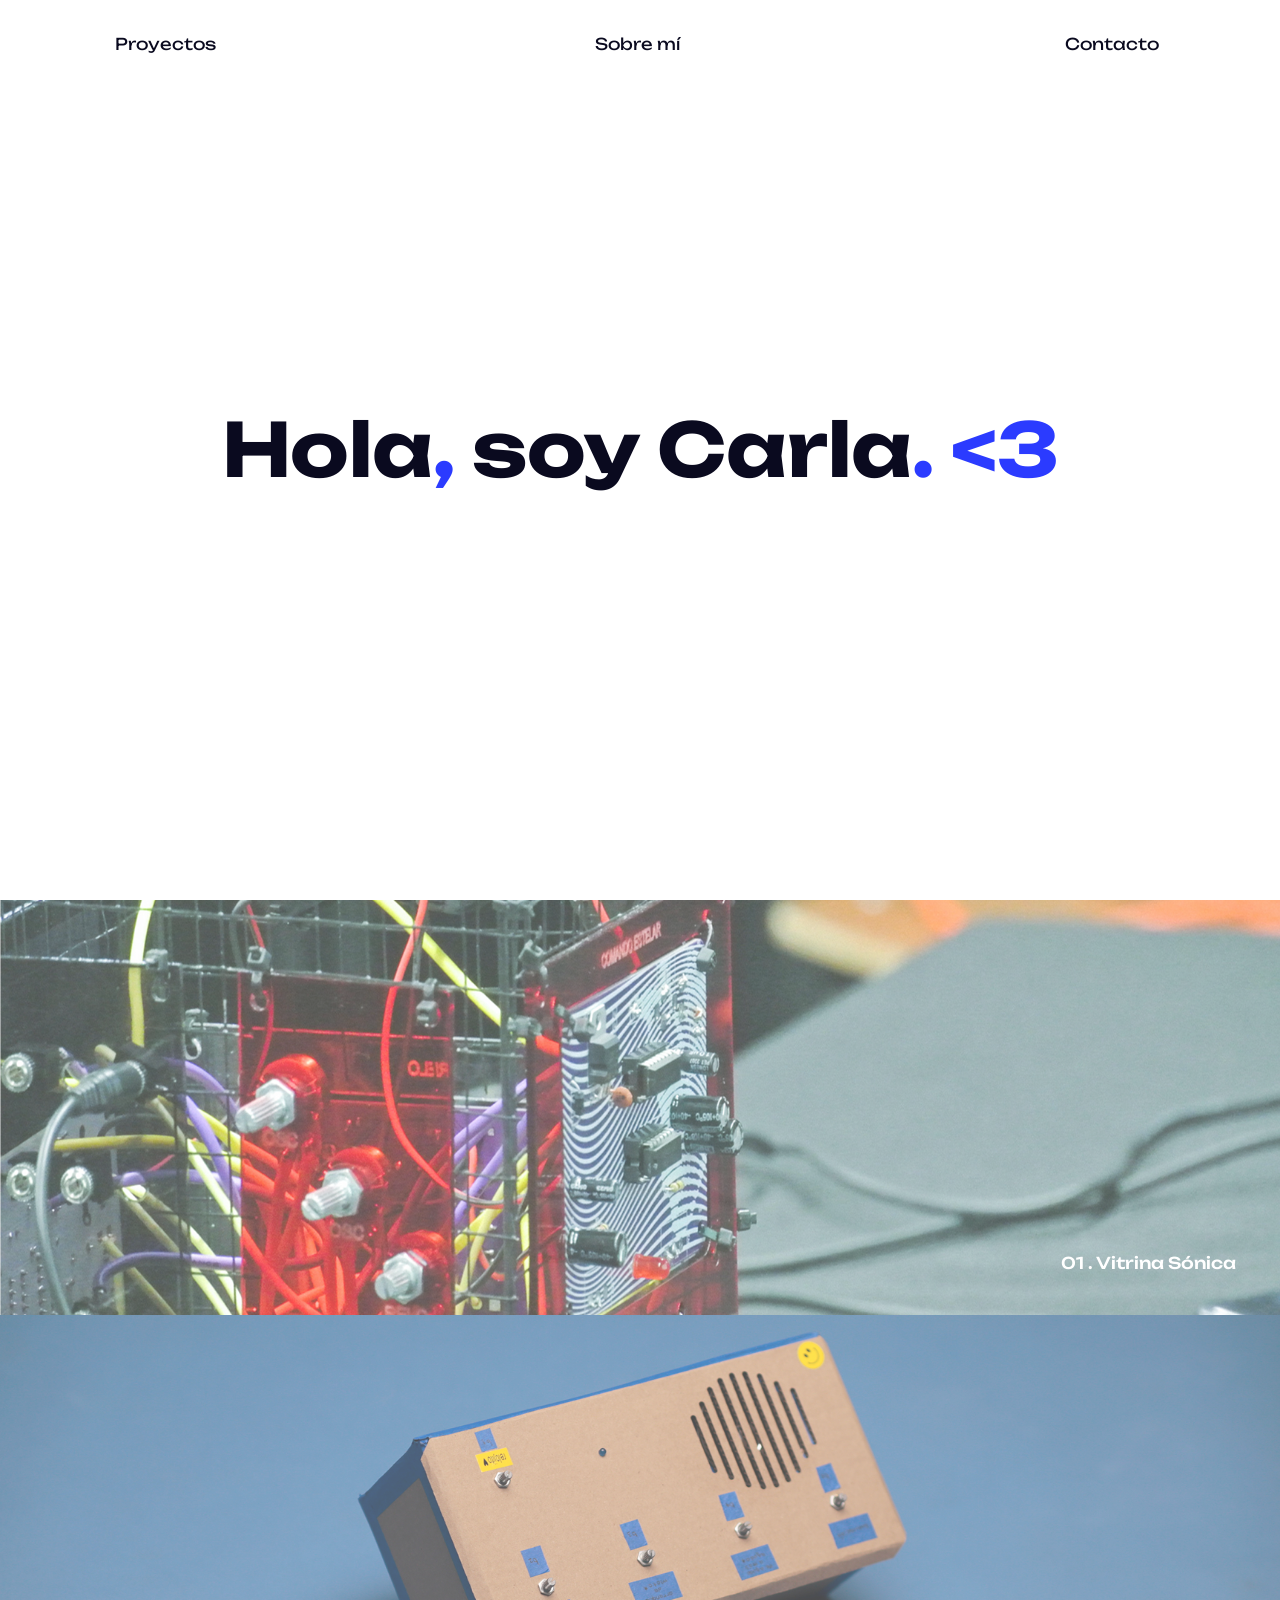
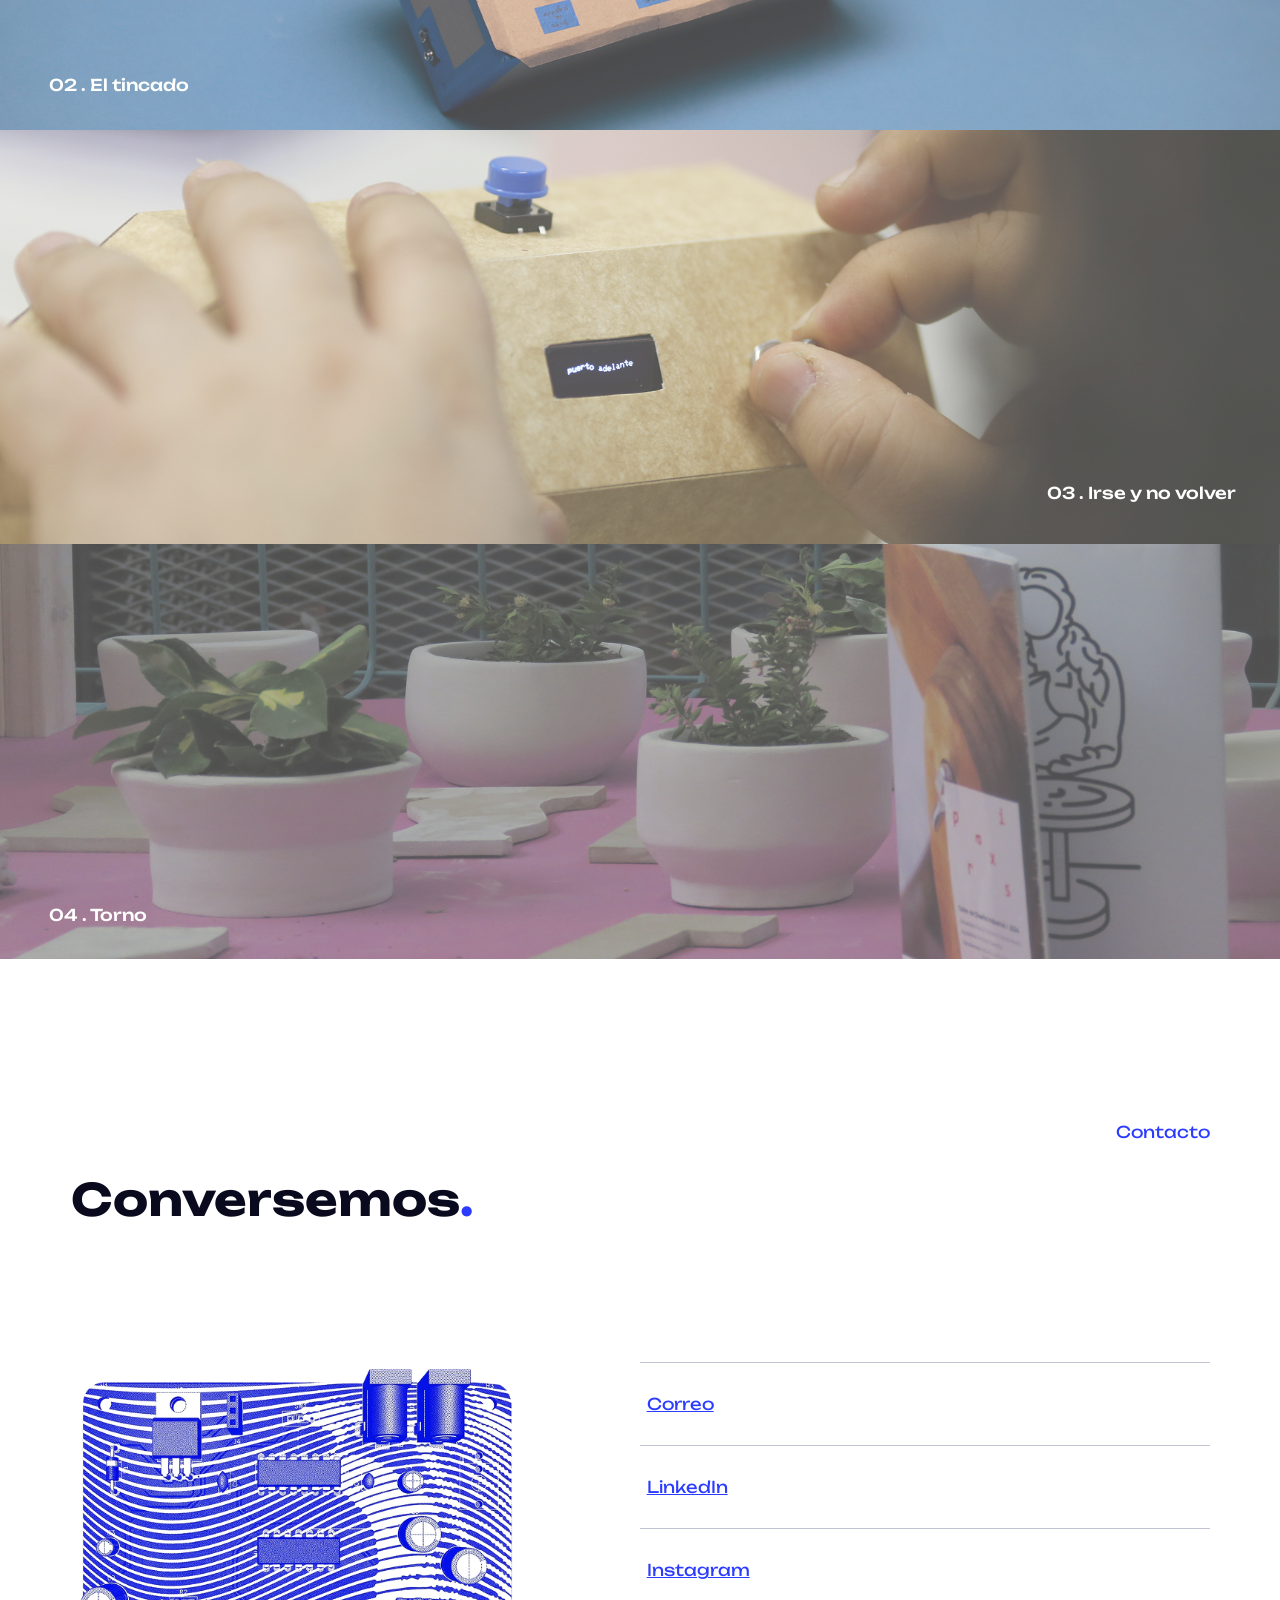
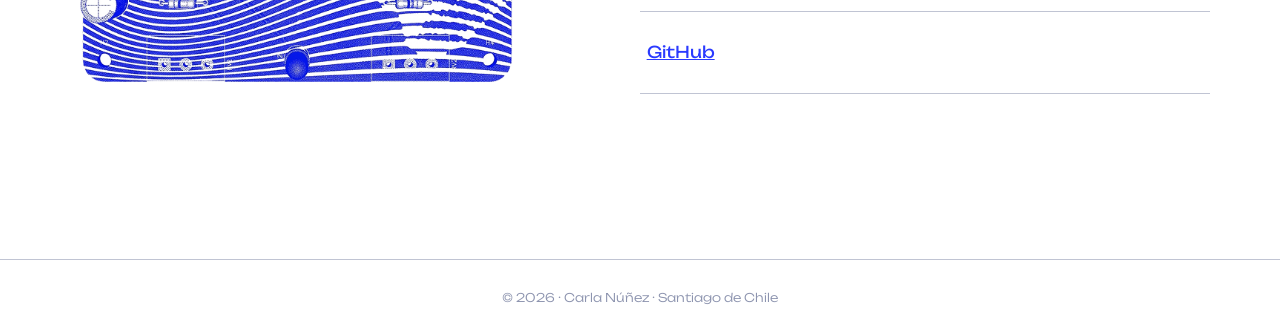
<file: index.html>
<!DOCTYPE html>
<html lang="es">
<head>
  <meta charset="UTF-8">
  <meta name="viewport" content="width=device-width, initial-scale=1">
  <title>Hola, soy Carla</title>
  <meta name="description" content="Portafolio de Carla Núñez Arce, estudiante de Diseño Industrial. Proyectos de electrónica, programación y oficios.">
  <link rel="stylesheet" href="styles.css">
  <script>history.scrollRestoration='manual'</script>
</head>
<body>
  <nav class="nav" id="top" aria-label="Navegación principal"><a href="#proyectos">Proyectos</a><a href="sobre-mi.html">Sobre mí</a><a href="#contacto">Contacto</a></nav>
  <main>
    <section class="hero"><h1>Hola<span class="a">,</span> soy <span class="nombre">Carla<span class="a">.</span></span> <span class="a corazon">&lt;3</span></h1></section>
    <section id="proyectos" aria-label="Proyectos">
      <a class="franja der" href="vitrina.html"><img src="img/vitrina-sonicadesktop.jpg" alt="Vitrina Sónica, módulo de sintetizador"><span>01 . Vitrina Sónica</span></a>
      <a class="franja izq" href="tincado.html"><img src="img/tincado-portada.jpg" alt="El tincado, secuenciador de cuatro pasos"><span>02 . El tincado</span></a>
      <a class="franja der" href="irse.html"><img src="img/irse-portada.jpg" alt="Irse y no volver, objeto interactivo"><span>03 . Irse y no volver</span></a>
      <a class="franja izq" href="torno.html"><img src="img/torno-portada.jpg" alt="Torno alfarero"><span>04 . Torno</span></a>
    </section>
    <section class="contacto" id="contacto">
      <a href="#contacto">Contacto</a>
      <h2>Conversemos<span class="a">.</span></h2>
      <div class="fila">
        <img class="draggable" src="img/circuito.png" alt="Ilustración de un circuito impreso en azul" loading="lazy">
        <ul>
          <li><a href="mailto:carla.nunez1@mail.udp.cl?subject=Contacto%20desde%20portafolio">Correo</a></li>
          <li><a href="https://www.linkedin.com/in/carla-nuñez-098606369/" target="_blank" rel="noopener">LinkedIn</a></li>
          <li><a href="https://www.instagram.com/c.aarlitas/" target="_blank" rel="noopener">Instagram</a></li>
          <li><a href="https://github.com/ccarlabelenn" target="_blank" rel="noopener">GitHub</a></li>
        </ul>
      </div>
    </section>
  </main>
  <footer><span class="centro">© 2026 · Carla Núñez · Santiago de Chile</span></footer>
  <script src="script.js"></script>
</body>
</html>
</file>
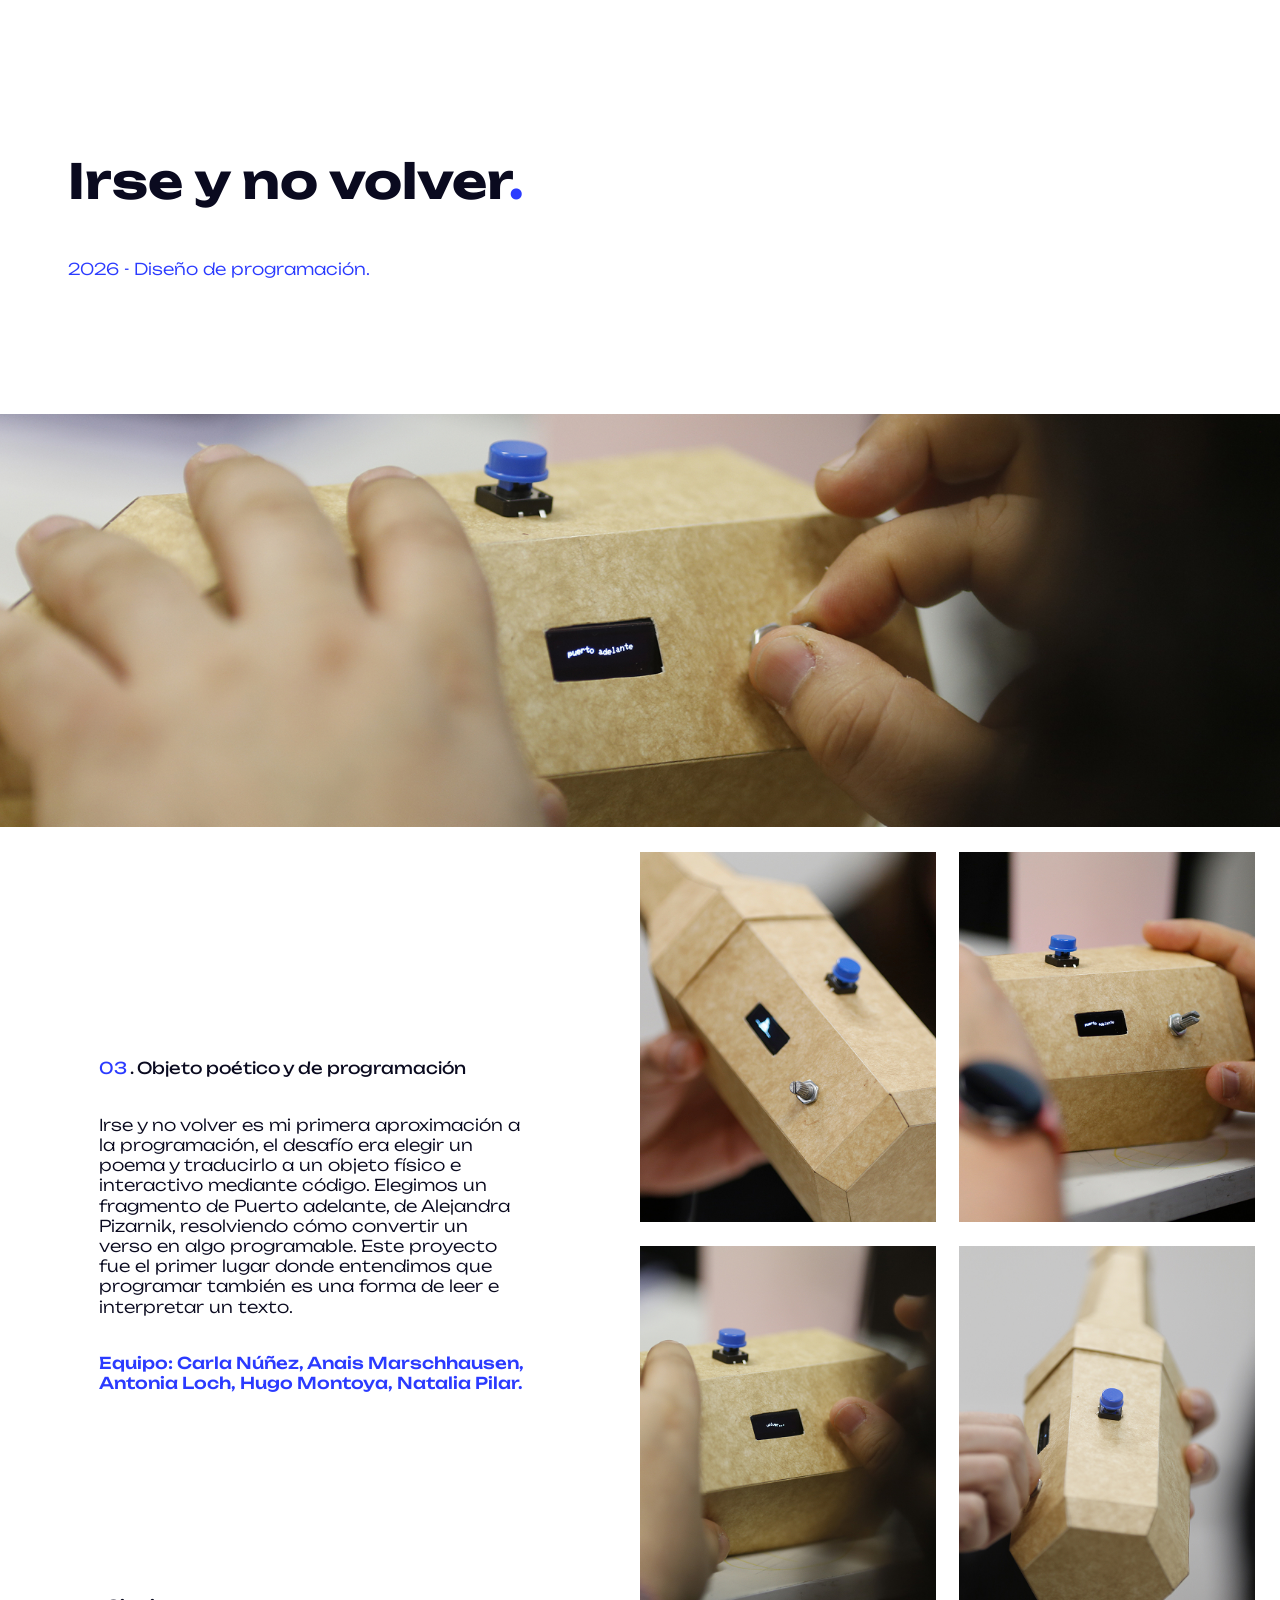
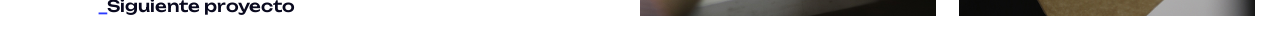
<file: irse.html>
<!DOCTYPE html>
<html lang="es">
<head>
  <meta charset="UTF-8">
  <meta name="viewport" content="width=device-width, initial-scale=1">
  <title>Irse y no volver · Carla Núñez</title>
  <meta name="description" content="Irse y no volver (2026): objeto interactivo programado que traduce un fragmento de un poema de Alejandra Pizarnik. Proyecto de Carla Núñez.">
  <link rel="stylesheet" href="styles.css">
  <script>history.scrollRestoration='manual'</script>
</head>
<body style="--tx:92;--x:133;--mt:279;--g:49;--sx:134">
  <header class="proy-cab"><h1>Irse y no volver<span class="a">.</span></h1><p>2026 - Diseño de programación.</p></header>
  <main>
    <img class="portada" src="img/irse-portada.jpg" alt="Irse y no volver, imagen principal">
    <section class="detalle">
      <div class="info"><h2><span>03</span> . Objeto poético y de programación</h2><p>Irse y no volver es mi primera aproximación a la programación, el desafío era elegir un poema y traducirlo a un objeto físico e interactivo mediante código. Elegimos un fragmento de Puerto adelante, de Alejandra Pizarnik, resolviendo cómo convertir un verso en algo programable. Este proyecto fue el primer lugar donde entendimos que programar también es una forma de leer e interpretar un texto.</p><p class="equipo">Equipo: Carla Núñez, Anais Marschhausen, Antonia Loch, Hugo Montoya, Natalia Pilar.</p></div>
      <div class="galeria"><div class="galeria-item"><img src="img/irse-1.jpg" alt="Irse y no volver, imagen de detalle 1" loading="lazy"></div><div class="galeria-item"><img src="img/irse-2.jpg" alt="Irse y no volver, imagen de detalle 2" loading="lazy"></div><div class="galeria-item"><img src="img/irse-3.jpg" alt="Irse y no volver, imagen de detalle 3" loading="lazy"></div><div class="galeria-item"><img src="img/irse-4.jpg" alt="Irse y no volver, imagen de detalle 4" loading="lazy"></div></div>
      <nav class="sig" aria-label="Navegación de proyectos"><a href="torno.html"><span class="a">_</span>Siguiente proyecto</a></nav>
    </section>
  </main>
  <script src="script.js"></script>
</body>
</html>
</file>
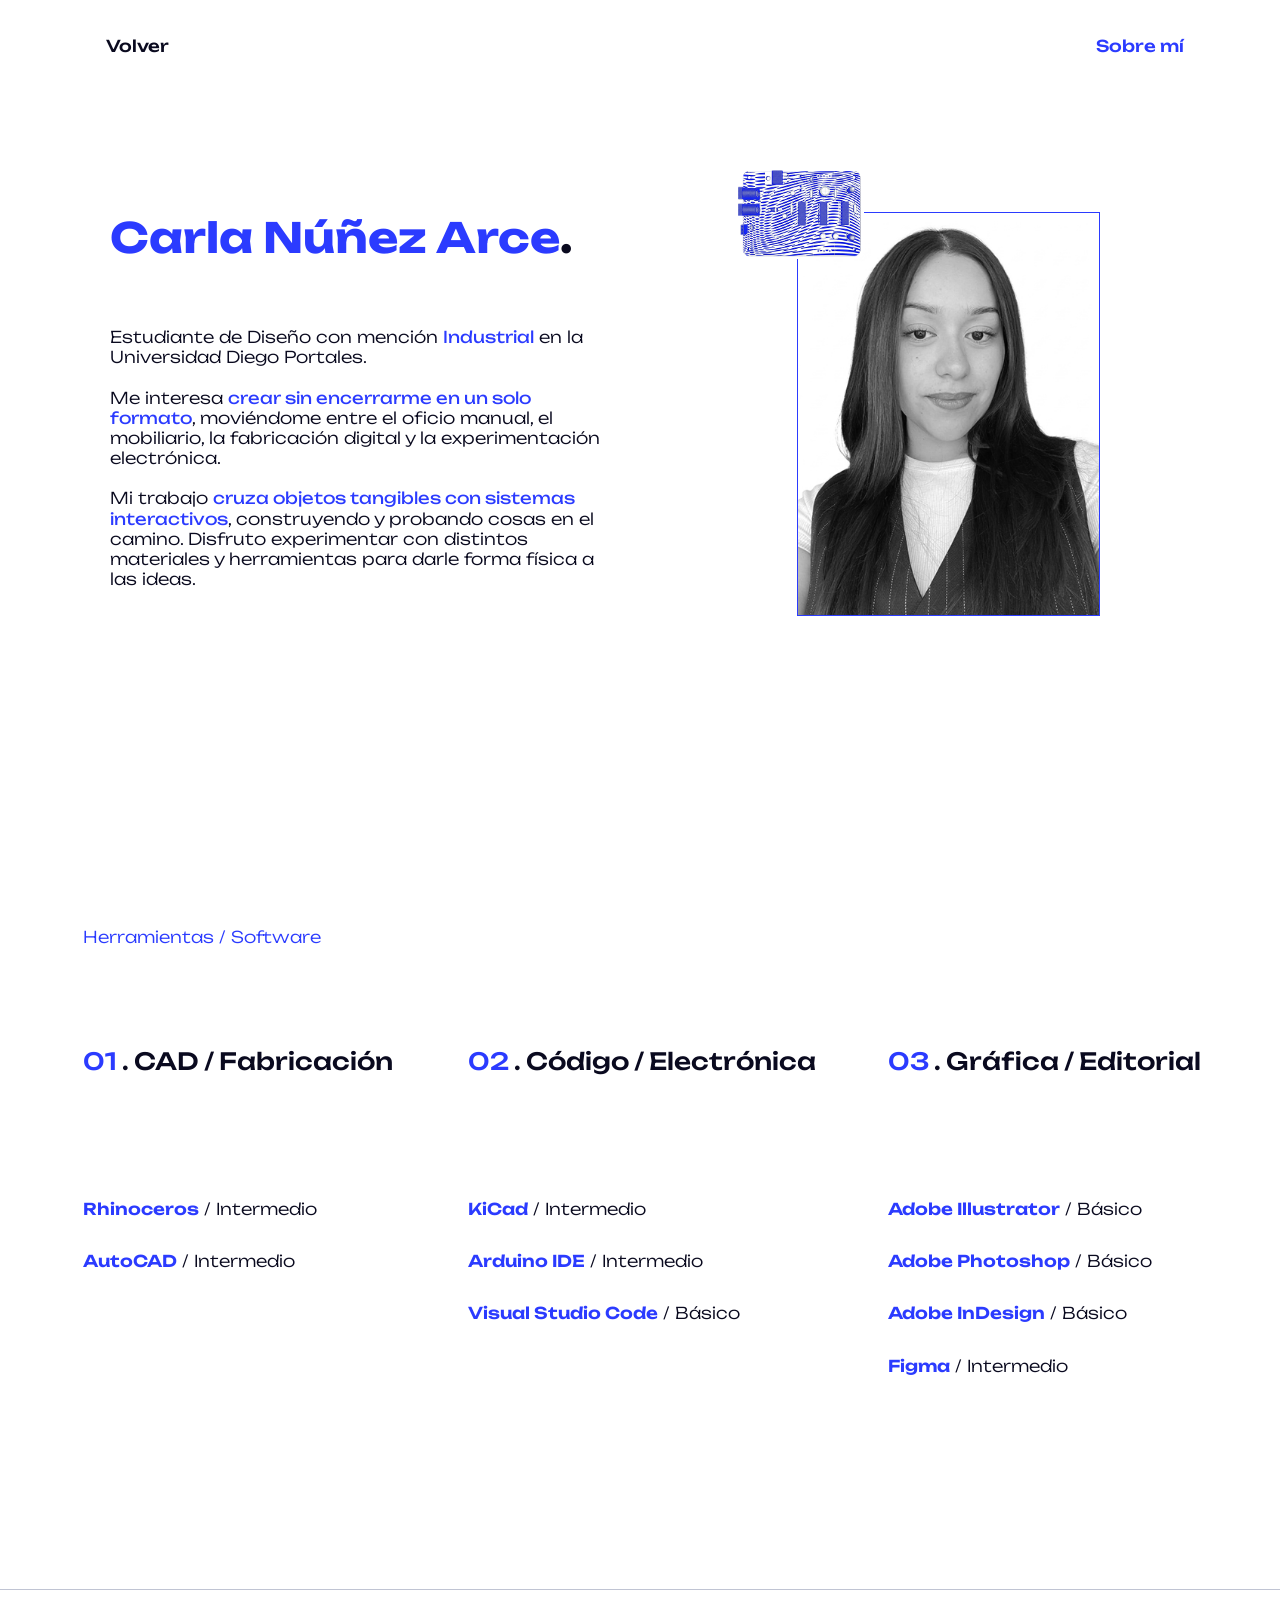
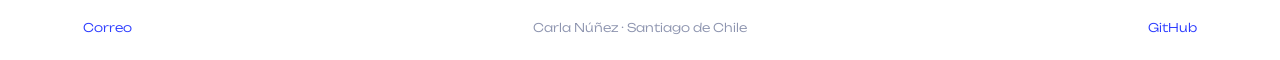
<file: sobre-mi.html>
<!DOCTYPE html>
<html lang="es">
<head>
  <meta charset="UTF-8">
  <meta name="viewport" content="width=device-width, initial-scale=1">
  <title>Sobre mí · Carla Núñez</title>
  <meta name="description" content="Conoce a Carla Núñez Arce, estudiante de Diseño Industrial en la Universidad Diego Portales: su enfoque, herramientas y software.">
  <link rel="stylesheet" href="styles.css">
  <script>history.scrollRestoration='manual'</script>
</head>
<body>
  <header class="encabezado" id="top"><a href="index.html">Volver</a><span class="azul">Sobre mí</span></header>
  <main>
    <section class="perfil">
      <div class="texto"><h1>Carla Núñez Arce<span class="p">.</span></h1>
        <p>Estudiante de Diseño con mención <b>Industrial</b> en la Universidad Diego Portales.</p>
        <p>Me interesa <b>crear sin encerrarme en un solo formato</b>, moviéndome entre el oficio manual, el mobiliario, la fabricación digital y la experimentación electrónica.</p>
        <p>Mi trabajo <b>cruza objetos tangibles con sistemas interactivos</b>, construyendo y probando cosas en el camino. Disfruto experimentar con distintos materiales y herramientas para darle forma física a las ideas.</p></div>
      <div class="foto"><div class="marco draggable"><img class="retrato" src="img/carla.jpg" alt="Retrato de Carla Núñez en blanco y negro"></div><img class="sticker draggable" src="img/sticker.png" alt=""></div>
    </section>
    <section class="herr"><h2>Herramientas / Software</h2><div class="cols"><div class="col"><h3><span class="n">01</span> . CAD / Fabricación</h3><ul><li><b>Rhinoceros</b> / Intermedio</li><li><b>AutoCAD</b> / Intermedio</li></ul></div><div class="col"><h3><span class="n">02</span> . Código / Electrónica</h3><ul><li><b>KiCad</b> / Intermedio</li><li><b>Arduino IDE</b> / Intermedio</li><li><b>Visual Studio Code</b> / Básico</li></ul></div><div class="col"><h3><span class="n">03</span> . Gráfica / Editorial</h3><ul><li><b>Adobe Illustrator</b> / Básico</li><li><b>Adobe Photoshop</b> / Básico</li><li><b>Adobe InDesign</b> / Básico</li><li><b>Figma</b> / Intermedio</li></ul></div></div></section>
  </main>
  <footer><a href="mailto:carla.nunez1@mail.udp.cl?subject=Contacto%20desde%20portafolio">Correo</a><span class="centro">Carla Núñez · Santiago de Chile</span><a href="https://github.com/ccarlabelenn" target="_blank" rel="noopener">GitHub</a></footer>
  <script src="script.js"></script>
</body>
</html>
</file>
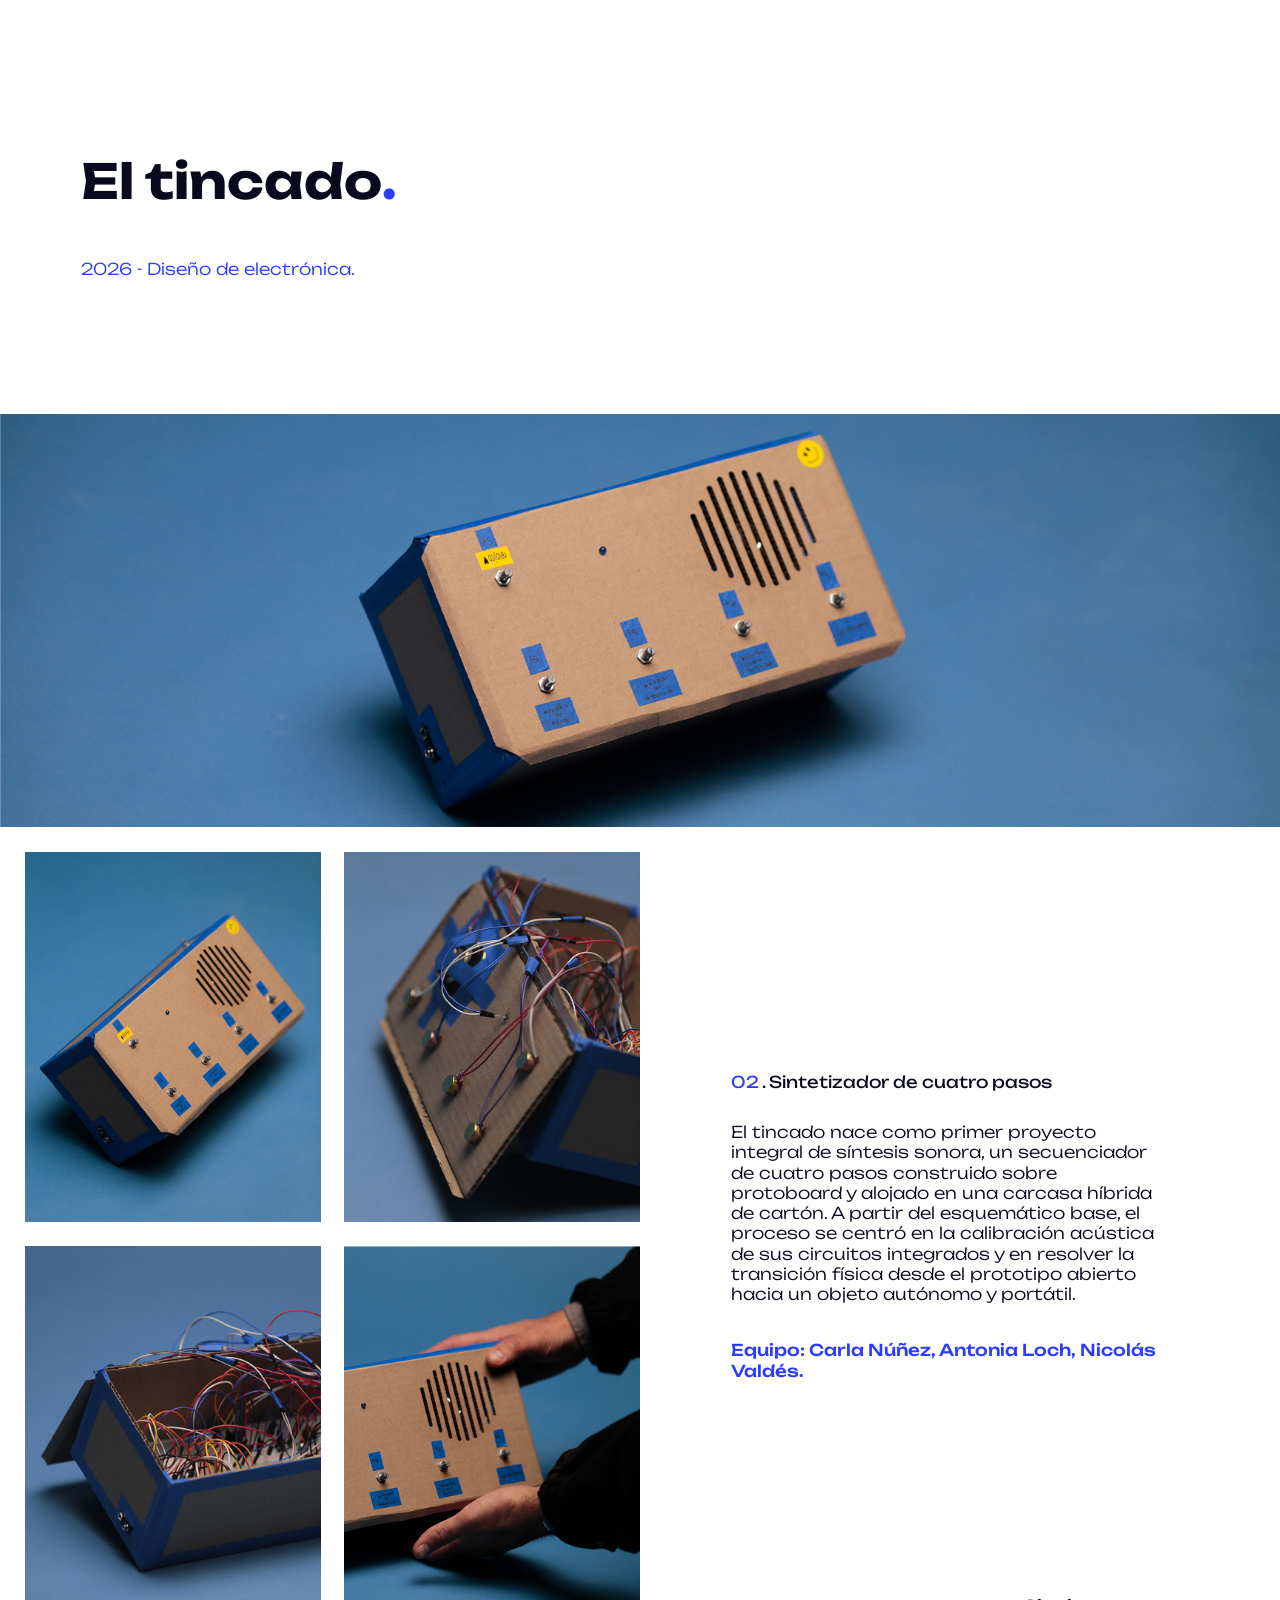
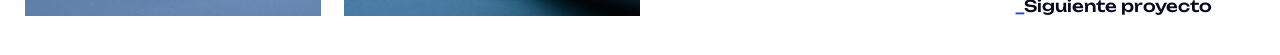
<file: tincado.html>
<!DOCTYPE html>
<html lang="es">
<head>
  <meta charset="UTF-8">
  <meta name="viewport" content="width=device-width, initial-scale=1">
  <title>El tincado · Carla Núñez</title>
  <meta name="description" content="El tincado (2026): secuenciador de cuatro pasos sobre protoboard, alojado en una carcasa híbrida de cartón. Proyecto de Carla Núñez.">
  <link rel="stylesheet" href="styles.css">
  <script>history.scrollRestoration='manual'</script>
</head>
<body style="--tx:109;--x:987;--mt:298;--g:40;--sx:34">
  <header class="proy-cab"><h1>El tincado<span class="a">.</span></h1><p>2026 - Diseño de electrónica.</p></header>
  <main>
    <img class="portada" src="img/tincado-portada.jpg" alt="El tincado, imagen principal">
    <section class="detalle inv">
      <div class="info"><h2><span>02</span> . Sintetizador de cuatro pasos</h2><p>El tincado nace como primer proyecto integral de síntesis sonora, un secuenciador de cuatro pasos construido sobre protoboard y alojado en una carcasa híbrida de cartón. A partir del esquemático base, el proceso se centró en la calibración acústica de sus circuitos integrados y en resolver la transición física desde el prototipo abierto hacia un objeto autónomo y portátil.</p><p class="equipo">Equipo: Carla Núñez, Antonia Loch, Nicolás Valdés.</p></div>
      <div class="galeria"><div class="galeria-item"><img src="img/tincado-1.jpg" alt="El tincado, imagen de detalle 1" loading="lazy"></div><div class="galeria-item"><img src="img/tincado-2.jpg" alt="El tincado, imagen de detalle 2" loading="lazy"></div><div class="galeria-item"><img src="img/tincado-3.jpg" alt="El tincado, imagen de detalle 3" loading="lazy"></div><div class="galeria-item"><img src="img/tincado-4.jpg" alt="El tincado, imagen de detalle 4" loading="lazy"></div></div>
      <nav class="sig" aria-label="Navegación de proyectos"><a href="irse.html"><span class="a">_</span>Siguiente proyecto</a></nav>
    </section>
  </main>
  <script src="script.js"></script>
</body>
</html>
</file>
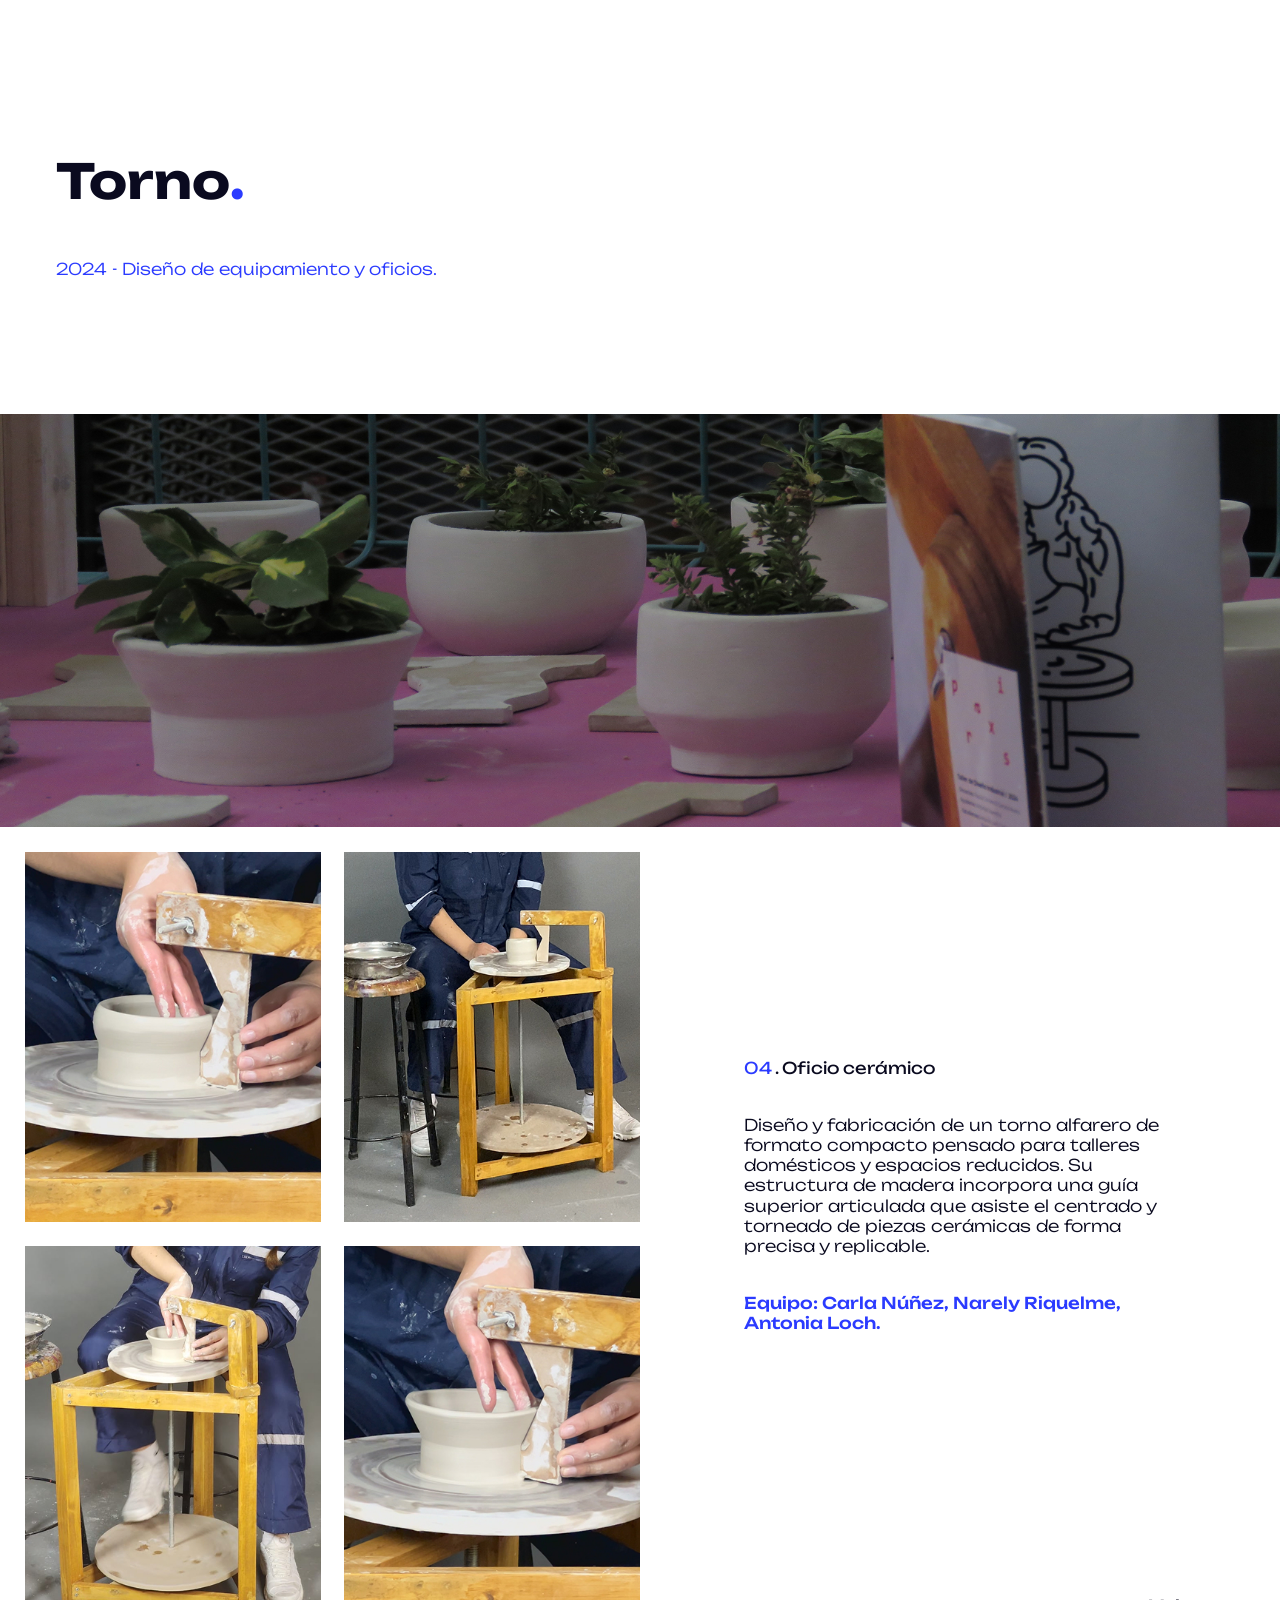
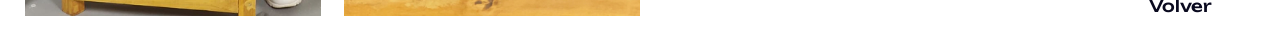
<file: torno.html>
<!DOCTYPE html>
<html lang="es">
<head>
  <meta charset="UTF-8">
  <meta name="viewport" content="width=device-width, initial-scale=1">
  <title>Torno · Carla Núñez</title>
  <meta name="description" content="Torno (2024): torno alfarero compacto de madera con guía articulada, pensado para talleres domésticos. Proyecto de Carla Núñez.">
  <link rel="stylesheet" href="styles.css">
  <script>history.scrollRestoration='manual'</script>
</head>
<body style="--tx:75;--x:1004;--mt:279;--g:49;--sx:34">
  <header class="proy-cab"><h1>Torno<span class="a">.</span></h1><p>2024 - Diseño de equipamiento y oficios.</p></header>
  <main>
    <img class="portada" src="img/torno-portada.jpg" alt="Torno, imagen principal">
    <section class="detalle inv">
      <div class="info"><h2><span>04</span> . Oficio cerámico</h2><p>Diseño y fabricación de un torno alfarero de formato compacto pensado para talleres domésticos y espacios reducidos. Su estructura de madera incorpora una guía superior articulada que asiste el centrado y torneado de piezas cerámicas de forma precisa y replicable.</p><p class="equipo">Equipo: Carla Núñez, Narely Riquelme, Antonia Loch.</p></div>
      <div class="galeria"><div class="galeria-item"><img src="img/torno-1.jpg" alt="Torno, imagen de detalle 1" loading="lazy"></div><div class="galeria-item"><img src="img/torno-2.jpg" alt="Torno, imagen de detalle 2" loading="lazy"></div><div class="galeria-item"><img src="img/torno-3.jpg" alt="Torno, imagen de detalle 3" loading="lazy"></div><div class="galeria-item"><img src="img/torno-4.jpg" alt="Torno, imagen de detalle 4" loading="lazy"></div></div>
      <nav class="sig" aria-label="Navegación de proyectos"><a href="index.html">Volver</a></nav>
    </section>
  </main>
  <script src="script.js"></script>
</body>
</html>
</file>
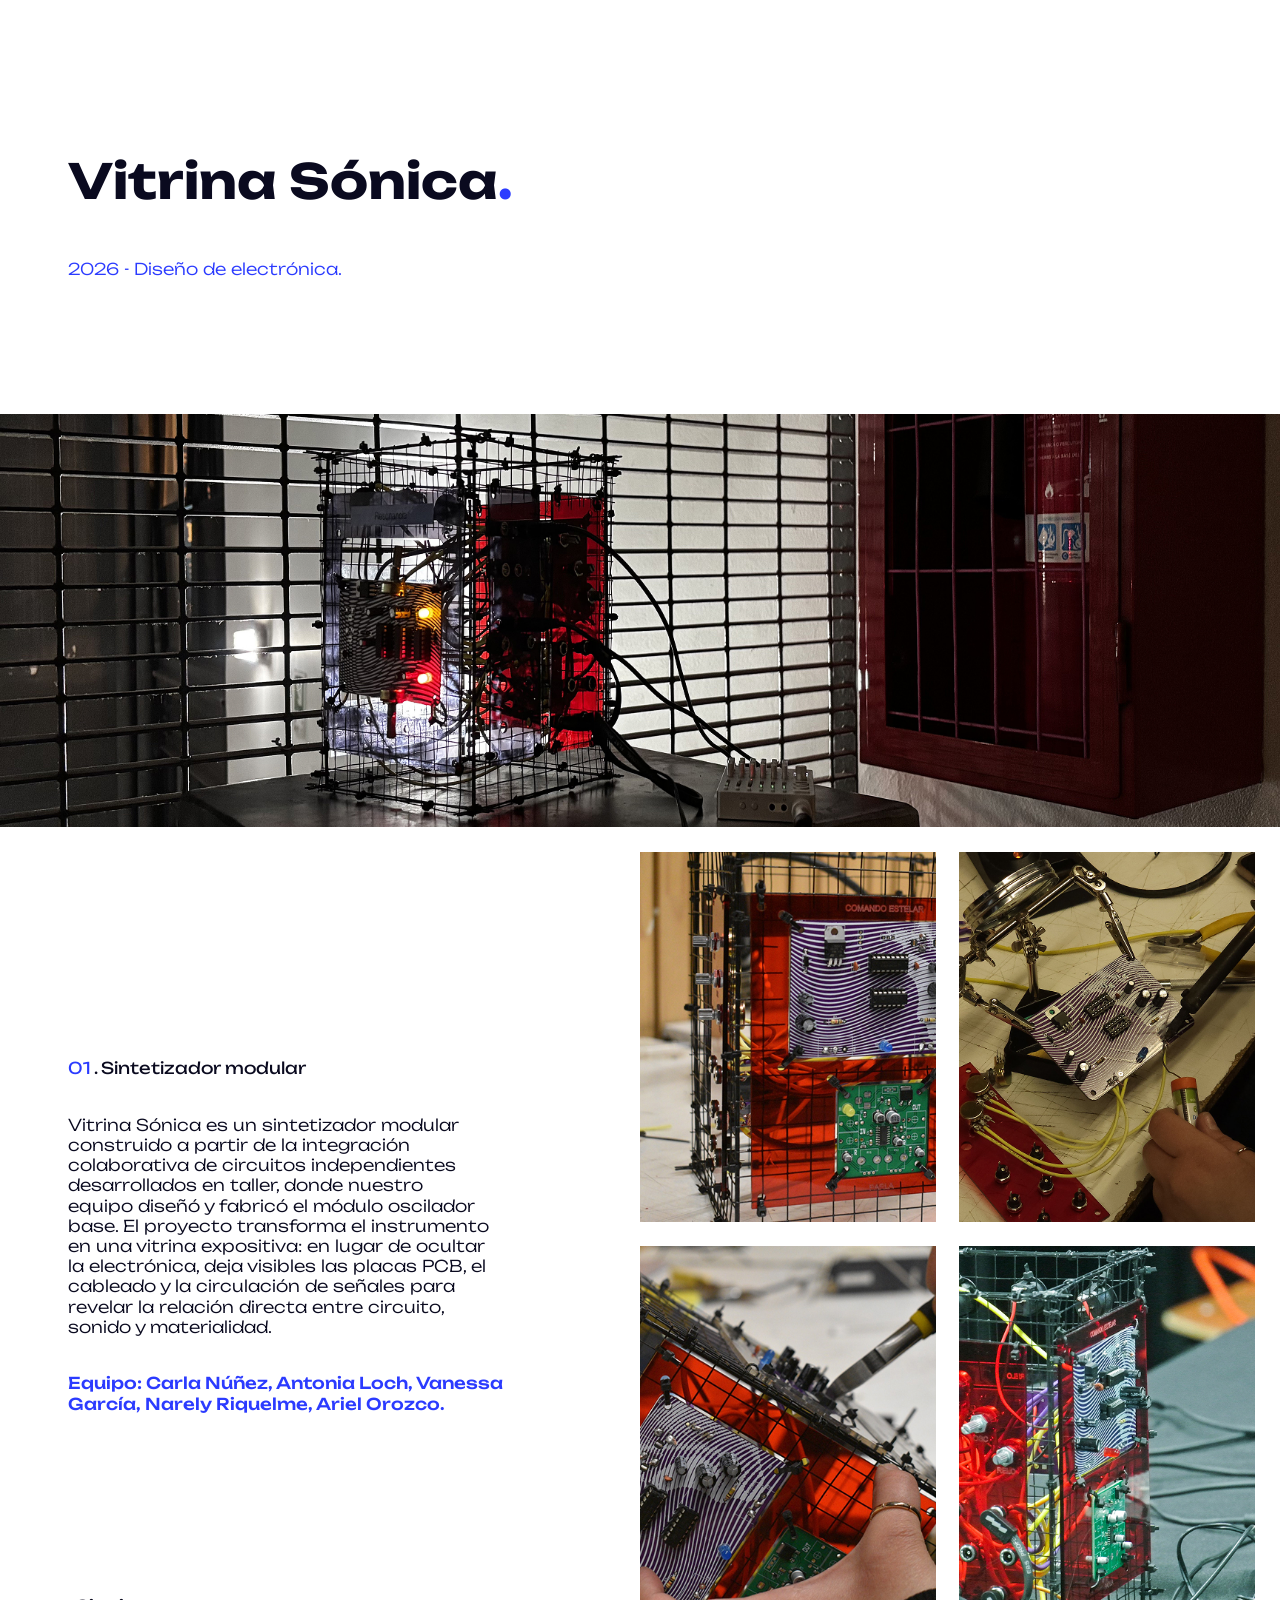
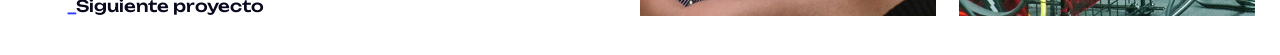
<file: vitrina.html>
<!DOCTYPE html>
<html lang="es">
<head>
  <meta charset="UTF-8">
  <meta name="viewport" content="width=device-width, initial-scale=1">
  <title>Vitrina Sónica · Carla Núñez</title>
  <meta name="description" content="Vitrina Sónica (2026): sintetizador modular que deja a la vista las placas PCB, el cableado y la circulación de señales. Proyecto de Carla Núñez.">
  <link rel="stylesheet" href="styles.css">
  <script>history.scrollRestoration='manual'</script>
</head>
<body style="--tx:92;--x:92;--mt:279;--g:49;--sx:92">
  <header class="proy-cab"><h1>Vitrina Sónica<span class="a">.</span></h1><p>2026 - Diseño de electrónica.</p></header>
  <main>
    <picture>
  <source media="(min-width:1025px)" srcset="img/vitrina-portada-desktop.jpg">
  <img class="portada" src="img/vitrina-portada-desktop.jpg" alt="Vitrina Sónica, imagen principal">
</picture>
    <section class="detalle">
      <div class="info"><h2><span>01</span> . Sintetizador modular</h2><p>Vitrina Sónica es un sintetizador modular construido a partir de la integración colaborativa de circuitos independientes desarrollados en taller, donde nuestro equipo diseñó y fabricó el módulo oscilador base. El proyecto transforma el instrumento en una vitrina expositiva: en lugar de ocultar la electrónica, deja visibles las placas PCB, el cableado y la circulación de señales para revelar la relación directa entre circuito, sonido y materialidad.</p><p class="equipo">Equipo: Carla Núñez, Antonia Loch, Vanessa García, Narely Riquelme, Ariel Orozco.</p></div>
      <div class="galeria"><div class="galeria-item"><img src="img/vitrina-1.jpg" alt="Vitrina Sónica, imagen de detalle 1" loading="lazy"></div><div class="galeria-item"><img src="img/vitrina-2.jpg" alt="Vitrina Sónica, imagen de detalle 2" loading="lazy"></div><div class="galeria-item"><img src="img/vitrina-3.jpg" alt="Vitrina Sónica, imagen de detalle 3" loading="lazy"></div><div class="galeria-item"><img src="img/vitrina-4.jpg" alt="Vitrina Sónica, imagen de detalle 4" loading="lazy"></div></div>
      <nav class="sig" aria-label="Navegación de proyectos"><a href="tincado.html"><span class="a">_</span>Siguiente proyecto</a></nav>
    </section>
  </main>
  <script src="script.js"></script>
</body>
</html>
</file>
<file: styles.css>
@font-face{font-family:'Unbounded';src:url('font/Unbounded-Light.ttf') format('truetype');font-weight:300;font-style:normal;font-display:swap}
@font-face{font-family:'Unbounded';src:url('font/Unbounded-Regular.ttf') format('truetype');font-weight:400;font-style:normal;font-display:swap}
@font-face{font-family:'Unbounded';src:url('font/Unbounded-Medium.ttf') format('truetype');font-weight:500;font-style:normal;font-display:swap}
@font-face{font-family:'Unbounded';src:url('font/Unbounded-SemiBold.ttf') format('truetype');font-weight:600;font-style:normal;font-display:swap}
@font-face{font-family:'Unbounded';src:url('font/Unbounded-Bold.ttf') format('truetype');font-weight:700;font-style:normal;font-display:swap}
@font-face{font-family:'Unbounded';src:url('font/Unbounded-ExtraBold.ttf') format('truetype');font-weight:800;font-style:normal;font-display:swap}

:root{--bg:#FFFFFF;--ink:#0A0A1F;--accent:#2B3BFF;--soft:#8D94AF;--u:calc(100vw/1728)}
*{box-sizing:border-box;margin:0;padding:0}
html{scroll-behavior:smooth;-webkit-text-size-adjust:100%;text-size-adjust:100%}
body{font-family:'Unbounded',sans-serif;font-weight:300;background:var(--bg);color:var(--ink);font-size:max(14px,calc(22*var(--u)));line-height:1.24;overflow-x:hidden}
a{color:inherit;text-decoration:none;transition:color .2s}
a:hover,a:focus-visible{color:var(--accent)}
a:focus-visible{outline:2px solid var(--accent);outline-offset:3px}
img{display:block;max-width:100%}
.a{color:var(--accent)}
.azul{color:var(--accent)}

/* CURSOR CIRCULO AZUL */
@media (pointer:fine){
  body.cursor-custom,body.cursor-custom *{cursor:none !important}
}
.dot-cursor{position:fixed;top:0;left:0;pointer-events:none;z-index:9999;opacity:0;transition:opacity .2s;will-change:transform;display:none}
@media (pointer:fine){.dot-cursor{display:block}}
.dot-cursor.visible{opacity:1}
.dot-cursor span{display:block;width:18px;height:18px;margin:-9px 0 0 -9px;border-radius:50%;background:var(--accent);border:2px solid #fff;transition:transform .18s ease-out,background-color .18s}
.dot-cursor.activo span{transform:scale(2.2);background-color:rgba(43,59,255,.4)}
.draggable{touch-action:none;user-select:none;-webkit-user-drag:none;position:relative}
@media (pointer:coarse){.draggable{touch-action:auto}}
html{scroll-snap-type:y proximity}
.hero,.franja,.contacto{scroll-snap-align:start}

/* NAV HOME */
.nav{display:grid;grid-template-columns:1fr auto 1fr;padding:calc(46*var(--u)) calc(163*var(--u)) 0 calc(155*var(--u));height:calc(85*var(--u));font-weight:400;align-items:start;position:relative;z-index:2}
.nav a:nth-child(2){justify-self:center}
.nav a:nth-child(3){justify-self:end}
.hero{height:100vh;height:100svh;margin-top:calc(-85*var(--u));display:flex;align-items:center;justify-content:center;text-align:center}
.hero h1{font-size:calc(100*var(--u));font-weight:700;line-height:1.24}
.hero h1 .nombre{transition:color .25s}
.hero h1:hover .nombre{color:var(--accent)}
.hero h1 .corazon{transition:color .25s}
.hero h1:hover .corazon{color:var(--ink)}
.franja{position:relative;display:block;aspect-ratio:1728/560;overflow:hidden;color:#fff;font-weight:500}
.franja img{width:100%;height:100%;object-fit:cover;opacity:.7;transition:opacity .3s}
.franja:hover img,.franja:focus-visible img{opacity:1}
.franja:hover{color:#fff}
.franja span{position:absolute;z-index:1}
.franja.der span{right:calc(59*var(--u));bottom:calc(56*var(--u))}
.franja.izq span{left:calc(66*var(--u));bottom:calc(46*var(--u))}
.contacto{min-height:100vh;min-height:100svh;display:flex;flex-direction:column;justify-content:center;padding:calc(67*var(--u)) 0 calc(67*var(--u))}
.contacto>a{display:block;width:max-content;margin-left:auto;margin-right:calc(94*var(--u));color:var(--accent);font-weight:400}
.contacto h2{margin:calc(40*var(--u)) 0 0 calc(96*var(--u));font-size:calc(60*var(--u));font-weight:700;line-height:1.24}
.contacto .fila{display:flex;align-items:flex-start;margin:calc(182*var(--u)) 0 0 calc(96*var(--u))}
.contacto .fila img{width:calc(604*var(--u));height:calc(451*var(--u));object-fit:cover;flex:none}
.contacto ul{list-style:none;width:calc(769*var(--u));margin-left:calc(164*var(--u));flex:none}
.contacto li{height:calc(112*var(--u));display:flex;align-items:center;padding-left:calc(9*var(--u));border-top:1px solid rgba(141,148,175,.55)}
.contacto li:last-child{border-bottom:1px solid rgba(141,148,175,.55)}
.contacto li a{color:var(--accent);text-decoration:underline;font-weight:400}
footer{border-top:1px solid rgba(141,148,175,.55);padding:calc(42*var(--u)) calc(112*var(--u)) calc(33*var(--u));display:flex;justify-content:space-between;font-size:max(12px,calc(15*var(--u)));font-weight:300;color:var(--soft)}
footer .centro{flex:1;text-align:center}
footer a{color:var(--accent)}

/* SOBRE MI */
.encabezado{display:flex;justify-content:space-between;padding:calc(48*var(--u)) calc(130*var(--u)) 0 calc(143*var(--u));font-weight:500}
.perfil{display:flex;justify-content:space-between;align-items:flex-start;margin-top:calc(211*var(--u));padding:0 calc(243*var(--u)) 0 calc(149*var(--u))}
.perfil .texto{width:calc(682*var(--u))}
.perfil h1{font-size:calc(56*var(--u));font-weight:700;color:var(--accent);line-height:1.24;margin-bottom:calc(86*var(--u))}
.perfil h1 .p{color:var(--ink)}
.perfil p{margin-bottom:calc(27*var(--u))}
.perfil p b{color:var(--accent);font-weight:400}
.foto{position:relative;width:calc(409*var(--u));height:calc(545*var(--u));flex:none}
.foto .marco{width:100%;height:100%;border:1px solid var(--accent);overflow:hidden}
.foto .retrato{width:100%;height:100%;object-fit:cover;filter:grayscale(1);transform:scale(1.03)}
.foto .sticker{position:absolute;top:calc(-61*var(--u));left:calc(-83*var(--u));width:calc(173*var(--u));height:calc(124*var(--u));object-fit:cover;background:#fff;border-radius:calc(10*var(--u));z-index:2}
.herr{padding:calc(420*var(--u)) 0 calc(245*var(--u)) calc(112*var(--u))}
.herr>h2{color:var(--accent);font-size:inherit;font-weight:300;margin-bottom:calc(135*var(--u))}
.cols{display:flex}
.col:nth-child(1){width:calc(520*var(--u))}
.col:nth-child(2){width:calc(567*var(--u))}
.col h3{font-size:max(18px,calc(32*var(--u)));font-weight:500;line-height:1.24;margin-bottom:calc(166*var(--u))}
.col h3 .n{color:var(--accent)}
.col li{list-style:none;margin-bottom:calc(43*var(--u))}
.col li b{color:var(--accent);font-weight:600}

/* PROYECTOS */
.proy-cab{padding:calc(205*var(--u)) 0 0 calc(var(--tx)*var(--u))}
.proy-cab h1{font-size:calc(65*var(--u));font-weight:700;line-height:1.24}
.proy-cab p{color:var(--accent);margin-top:calc(64*var(--u))}
.portada{display:block;width:100%;aspect-ratio:1728/558;object-fit:cover;margin-top:calc(182*var(--u))}
main>picture{display:block}
.detalle{position:relative;display:flex;align-items:flex-start;padding:calc(33*var(--u)) 0 calc(52*var(--u))}
.info{width:calc(640*var(--u));margin-left:calc(var(--x)*var(--u));padding-top:calc(var(--mt)*var(--u))}
.info h2{font-size:max(14px,calc(22*var(--u)));font-weight:400}
.info h2 span{color:var(--accent)}
.info p{width:calc(572*var(--u));margin-top:calc(var(--g)*var(--u))}
.info .equipo{width:calc(613*var(--u));color:var(--accent);font-weight:500;margin-top:calc(49*var(--u))}
.galeria{width:calc(830*var(--u));flex:none;display:flex;flex-wrap:wrap;gap:calc(32*var(--u)) calc(30*var(--u));margin-left:auto;margin-right:calc(34*var(--u))}
.galeria-item{width:calc(400*var(--u));height:calc(500*var(--u));overflow:hidden}
.galeria-item img{width:100%;height:100%;object-fit:cover;transition:transform .4s ease}
.galeria-item:hover img{transform:scale(1.04)}
.inv .galeria{margin:0 0 0 calc(34*var(--u));order:-1}
.inv .info{margin-left:calc((var(--x) - 864)*var(--u))}
.sig{position:absolute;bottom:calc(52*var(--u));font-weight:500;left:calc(var(--sx)*var(--u))}
.inv .sig{left:auto;right:calc(92*var(--u))}
@media (prefers-reduced-motion:reduce){*{transition:none !important;scroll-behavior:auto !important}}

/* MOBILE + TABLET */
@media (max-width:1024px){
  :root{--u:min(calc(100vw/520),.85px)}
  html{scroll-snap-type:none}
  body{font-size:calc(24*var(--u))}
  .nav{padding:calc(34*var(--u) + env(safe-area-inset-top)) calc(40*var(--u)) calc(20*var(--u));height:auto}
 .hero{height:auto;min-height:calc(100svh - 90*var(--u));margin-top:0;padding:0 calc(40*var(--u))}
 .hero h1{font-size:calc(64*var(--u))}
 .franja{aspect-ratio:4/3}
 .franja span{font-size:calc(24*var(--u))}
 .franja.der span{right:calc(30*var(--u));bottom:calc(24*var(--u))}
 .franja.izq span{left:calc(30*var(--u));bottom:calc(24*var(--u))}
 .contacto{padding:calc(60*var(--u)) 0 calc(80*var(--u))}
 .contacto>a{margin-right:calc(40*var(--u))}
 .contacto h2{margin-left:calc(40*var(--u));font-size:calc(46*var(--u))}
 .contacto .fila{flex-direction:column;margin:calc(80*var(--u)) calc(40*var(--u)) 0;gap:calc(60*var(--u))}
 .contacto .fila img{width:100%;height:auto}
 .contacto ul{width:100%;margin:0}
 .contacto li{height:calc(90*var(--u))}
 footer{padding:calc(36*var(--u)) calc(40*var(--u));flex-wrap:wrap;gap:calc(16*var(--u));font-size:max(12px,calc(20*var(--u)))}
 footer .centro{order:-1;flex-basis:100%}
 .encabezado{padding:calc(40*var(--u)) calc(40*var(--u)) 0}
 .perfil{flex-direction:column;margin-top:calc(60*var(--u));padding:0 calc(40*var(--u))}
 .perfil .texto{width:100%}
 .perfil h1{margin-bottom:calc(40*var(--u))}
 .foto{width:calc(100% - calc(100*var(--u)));height:auto;aspect-ratio:409/545;margin:calc(80*var(--u)) 0 0 calc(100*var(--u))}
 .foto .retrato{height:100%}
 .foto .sticker{width:calc(130*var(--u));height:calc(93*var(--u));top:calc(-45*var(--u));left:calc(-60*var(--u))}
 .herr{padding:calc(120*var(--u)) calc(40*var(--u)) calc(100*var(--u))}
 .herr>h2{margin-bottom:calc(60*var(--u))}
 .cols{flex-direction:column;gap:calc(60*var(--u))}
 .col:nth-child(n){width:100%}
 .col h3{margin-bottom:calc(40*var(--u))}
 .proy-cab{padding:calc(100*var(--u)) calc(40*var(--u)) 0}
 .proy-cab h1{font-size:calc(52*var(--u))}
 .proy-cab p{margin-top:calc(30*var(--u))}
 .portada{margin-top:calc(60*var(--u));aspect-ratio:16/10}
 .detalle,.inv.detalle{flex-direction:column;padding:calc(40*var(--u)) calc(40*var(--u)) calc(60*var(--u))}
 .info,.inv .info{width:100%;margin:0;padding:0}
 .info p,.info .equipo{width:100%;margin-top:calc(30*var(--u))}
 .info h2{margin-top:calc(20*var(--u))}
 .galeria,.inv .galeria{width:100%;margin:calc(50*var(--u)) 0 0;gap:calc(16*var(--u))}
 .galeria-item{width:calc(50% - calc(8*var(--u)));height:auto;aspect-ratio:4/5}
 .inv .galeria{order:2}
 .sig,.inv .sig{position:static;margin-top:calc(50*var(--u));text-align:left}
 .inv .sig{order:3}
}
</file>
